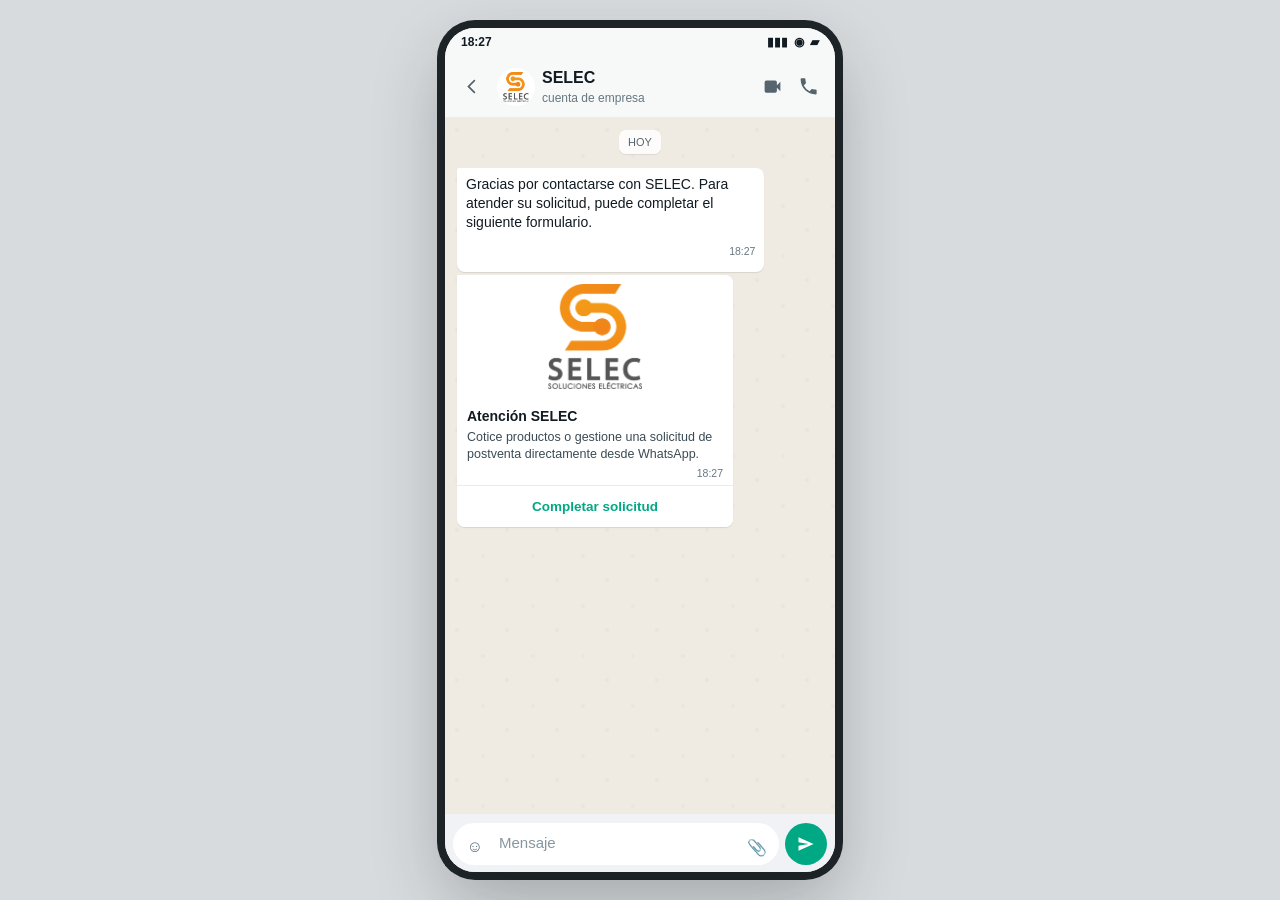
<file: frontend/index.html>
<!DOCTYPE html>
<html lang="es">
<head>
    <meta charset="UTF-8">

    <meta
        name="viewport"
        content="width=device-width, initial-scale=1.0, viewport-fit=cover"
    >

    <title>
        SELEC - WhatsApp Flow MVP
    </title>

    <style>
        :root {
            --wa-green: #00a884;
            --wa-green-dark: #008069;

            --wa-chat-bg: #efeae2;

            --wa-incoming: #ffffff;
            --wa-outgoing: #d9fdd3;

            --wa-text: #111b21;
            --wa-muted: #667781;
            --wa-border: #e9edef;
        }

        * {
            box-sizing: border-box;
        }

        html,
        body {
            margin: 0;
            min-height: 100%;

            font-family:
                -apple-system,
                BlinkMacSystemFont,
                "Segoe UI",
                Roboto,
                Helvetica,
                Arial,
                sans-serif;

            color: var(--wa-text);

            background: #d8dbdd;
        }

        body {
            min-height: 100vh;

            display: flex;

            align-items: center;
            justify-content: center;

            padding: 18px;
        }

        button,
        input,
        textarea,
        select {
            font: inherit;
        }

        button {
            -webkit-tap-highlight-color:
                transparent;
        }


        /* =====================================================
           TELÉFONO
        ===================================================== */

        .phone {
            position: relative;

            width: min(
                100%,
                390px
            );

            height: min(
                844px,
                calc(100vh - 36px)
            );

            min-height: 650px;

            background: #ffffff;

            border-radius: 30px;

            overflow: hidden;

            box-shadow:
                0 28px 70px
                rgba(
                    17,
                    27,
                    33,
                    0.28
                ),
                0 0 0 8px #1f2528;

            display: flex;
            flex-direction: column;
        }


        /* =====================================================
           BARRA SUPERIOR
        ===================================================== */

        .status-bar {
            height: 28px;

            background: #f7f8f8;

            display: flex;

            align-items: center;
            justify-content:
                space-between;

            padding:
                0 16px;

            font-size: 12px;
            font-weight: 600;

            flex: 0 0 auto;
        }

        .status-icons {
            display: flex;
            gap: 6px;

            align-items: center;
        }

        .status-icons svg {
            width: 14px;
            height: 14px;
        }


        /* =====================================================
           HEADER WHATSAPP
        ===================================================== */

        .chat-header {
            height: 62px;

            background: #f7f8f8;

            border-bottom:
                1px solid
                var(--wa-border);

            display: flex;

            align-items: center;

            padding:
                0 9px;

            gap: 7px;

            flex: 0 0 auto;
        }

        .icon-button {
            width: 36px;
            height: 36px;

            border: 0;

            background:
                transparent;

            display: grid;

            place-items: center;

            color: #54656f;

            cursor: pointer;

            border-radius: 50%;

            padding: 0;
        }

        .icon-button svg {
            width: 21px;
            height: 21px;

            fill:
                currentColor;
        }

.avatar {
    width: 38px;
    height: 38px;

    border-radius: 50%;

    background: #ffffff;

    display: flex;
    align-items: center;
    justify-content: center;

    overflow: hidden;

    flex: 0 0 auto;
}

.avatar img {
    width: 100%;
    height: 100%;

    object-fit: contain;

    padding: 4px;
}

        .chat-contact {
            flex: 1;
            min-width: 0;
        }

        .chat-contact strong {
            display: block;

            font-size: 16px;

            line-height: 1.2;
        }

        .chat-contact span {
            display: block;

            color:
                var(--wa-muted);

            font-size: 12px;

            margin-top: 3px;
        }

        .chat-actions {
            display: flex;
        }


        /* =====================================================
           CHAT
        ===================================================== */

        .messages {
            flex: 1;

            min-height: 0;

            overflow-y: auto;

            padding:
                12px 12px 18px;

            background-color:
                var(--wa-chat-bg);

            background-image:
                radial-gradient(
                    circle at 12px 12px,
                    rgba(
                        17,
                        27,
                        33,
                        .025
                    ) 2px,
                    transparent 2.4px
                ),
                radial-gradient(
                    circle at 38px 38px,
                    rgba(
                        17,
                        27,
                        33,
                        .018
                    ) 2px,
                    transparent 2.4px
                );

            background-size:
                50px 50px;

            scroll-behavior:
                smooth;
        }

        .date-chip {
            width:
                max-content;

            margin:
                0 auto 14px;

            background:
                rgba(
                    255,
                    255,
                    255,
                    .88
                );

            color: #54656f;

            font-size: 11px;

            border-radius: 7px;

            padding:
                6px 9px;

            box-shadow:
                0 1px 1px
                rgba(
                    11,
                    20,
                    26,
                    .08
                );
        }

        .message-row {
            display: flex;

            margin:
                3px 0;
        }

        .message-row.incoming {
            justify-content:
                flex-start;
        }

        .message-row.outgoing {
            justify-content:
                flex-end;
        }

        .bubble {
            position: relative;

            max-width: 84%;

            padding:
                7px 9px 5px;

            border-radius: 8px;

            font-size: 14px;

            line-height: 1.36;

            box-shadow:
                0 1px 1px
                rgba(
                    11,
                    20,
                    26,
                    .10
                );

            white-space:
                pre-wrap;

            word-break:
                break-word;
        }

        .incoming .bubble {
            background:
                var(--wa-incoming);

            border-top-left-radius:
                2px;
        }

        .outgoing .bubble {
            background:
                var(--wa-outgoing);

            border-top-right-radius:
                2px;
        }

        .bubble-meta {
            display: flex;

            justify-content:
                flex-end;

            align-items: center;

            gap: 4px;

            margin-top: 3px;

            color: #667781;

            font-size: 10.5px;

            line-height: 1;
        }

        .ticks {
            color: #53bdeb;

            font-size: 13px;

            letter-spacing:
                -4px;

            padding-right: 3px;
        }


        /* =====================================================
           MENSAJE FLOW
        ===================================================== */

        .flow-invite {
            padding: 0;

            overflow: hidden;

            min-width: 285px;
        }

        .flow-invite-body {
            padding:
                11px 10px 8px;
        }

        .flow-invite-title {
            display: flex;

            align-items: center;

            gap: 9px;

            font-weight: 650;

            margin-bottom: 6px;
        }

        .flow-doc-icon {
            width: 34px;
            height: 34px;

            border-radius: 8px;

            background:
                #e7fce9;

            color:
                var(--wa-green-dark);

            display: grid;

            place-items: center;

            flex: 0 0 auto;
        }

        .flow-doc-icon svg {
            width: 19px;
            height: 19px;

            fill:
                currentColor;
        }

        .flow-invite-text {
            color: #3b4a54;

            font-size: 13px;

            line-height: 1.4;
        }

        .flow-cta {
            width: 100%;

            height: 44px;

            border: 0;

            border-top:
                1px solid
                var(--wa-border);

            background: white;

            color:
                var(--wa-green);

            font-weight: 600;

            cursor: pointer;
        }


        /* =====================================================
           CAJA DE MENSAJES
        ===================================================== */

        .composer {
            min-height: 58px;

            padding:
                7px 8px;

            background:
                #f0f2f5;

            display: flex;

            align-items:
                flex-end;

            gap: 6px;

            flex: 0 0 auto;
        }

        .composer-box {
            flex: 1;

            min-height: 42px;

            background: white;

            border-radius: 22px;

            display: flex;

            align-items:
                flex-end;

            padding:
                0 4px;
        }

        .composer textarea {
            flex: 1;

            min-width: 0;

            height: 42px;

            max-height: 100px;

            resize: none;

            border: 0;

            outline: 0;

            background:
                transparent;

            padding:
                11px 6px 8px;

            color:
                var(--wa-text);

            font-size: 15px;
        }

        .composer textarea::placeholder {
            color: #8696a0;
        }

        .send-button {
            width: 42px;
            height: 42px;

            flex: 0 0 auto;

            border: 0;

            border-radius: 50%;

            background:
                var(--wa-green);

            color: white;

            display: grid;

            place-items: center;

            cursor: pointer;
        }

        .send-button svg {
            width: 20px;
            height: 20px;

            fill:
                currentColor;
        }


/* =====================================================
   WHATSAPP FLOW - SIMULACIÓN NATIVA
===================================================== */

.flow-layer {
    position: absolute;

    /* Dejamos visible la barra de estado del teléfono */
    top: 28px;
    left: 0;
    right: 0;
    bottom: 0;

    z-index: 30;

    background: #ffffff;

    display: flex;
    flex-direction: column;

    transform: translateX(102%);

    transition:
        transform
        0.22s
        cubic-bezier(
            0.2,
            0.8,
            0.2,
            1
        );
}

.flow-layer.open {
    transform: translateX(0);
}


/* =====================================================
   HEADER NATIVO DEL FLOW
===================================================== */

.flow-topbar {
    height: 56px;

    flex: 0 0 auto;

    display: flex;
    align-items: center;

    padding: 0 8px;

    background: #ffffff;

    border-bottom:
        1px solid
        #e9edef;
}

.flow-topbar .icon-button {
    width: 40px;
    height: 40px;

    color: #3b4a54;
}

.flow-title-wrap {
    flex: 1;

    min-width: 0;

    text-align: center;
}

.flow-title {
    color: #111b21;

    font-size: 16px;
    font-weight: 600;

    line-height: 1.2;

    white-space: nowrap;

    overflow: hidden;

    text-overflow: ellipsis;
}


/* =====================================================
   ÁREA DEL FORMULARIO
===================================================== */

.flow-scroll {
    flex: 1;

    min-height: 0;

    overflow-y: auto;

    padding:
        20px 16px
        115px;

    background: #ffffff;

    overscroll-behavior: contain;
}

.flow-scroll::-webkit-scrollbar {
    width: 4px;
}

.flow-scroll::-webkit-scrollbar-thumb {
    background: #c7d0d4;

    border-radius: 10px;
}


/* =====================================================
   TEXTOS
===================================================== */

.flow-heading {
    margin:
        2px 0 8px;

    color: #111b21;

    font-size: 20px;
    font-weight: 600;

    line-height: 1.3;
}

.flow-subheading {
    margin:
        20px 0 8px;

    color: #111b21;

    font-size: 15px;
    font-weight: 600;
}

.flow-body {
    margin:
        0 0 20px;

    color: #3b4a54;

    font-size: 14px;

    line-height: 1.45;
}

.flow-caption {
    margin:
        0 0 20px;

    color: #667781;

    font-size: 13px;

    line-height: 1.4;
}


/* =====================================================
   CAMPOS TIPO WHATSAPP FLOW
===================================================== */

.flow-field {
    position: relative;

    margin-bottom: 18px;

    padding-top: 7px;
}


/* LABEL FLOTANTE */

.flow-field > label {
    position: absolute;

    top: 0;
    left: 10px;

    z-index: 2;

    margin: 0;

    padding:
        0 4px;

    background: #ffffff;

    color: #667781;

    font-size: 12px;
    font-weight: 400;

    line-height: 14px;
}


/* INPUTS */

.flow-field input,
.flow-field textarea,
.flow-field select {
    width: 100%;

    margin: 0;

    border:
        1px solid
        #8696a0;

    border-radius: 4px;

    background: #ffffff;

    color: #111b21;

    outline: none;

    font-size: 15px;

    transition:
        border-color 0.12s ease,
        box-shadow 0.12s ease;
}

.flow-field input,
.flow-field select {
    height: 52px;

    padding:
        5px 12px 0;
}

.flow-field textarea {
    min-height: 98px;

    padding:
        15px 12px 10px;

    resize: none;

    line-height: 1.4;
}


/* FOCUS */

.flow-field input:focus,
.flow-field textarea:focus,
.flow-field select:focus {
    border-color: #008069;

    box-shadow:
        inset 0 0 0 1px #008069;
}

.flow-field:focus-within > label {
    color: #008069;
}


/* REQUIRED */

.required-star {
    color: #d92d20;

    margin-left: 2px;
}


/* TEXTO DE AYUDA */

.helper-text {
    margin:
        5px 2px 0;

    color: #667781;

    font-size: 11px;

    line-height: 1.3;
}


/* ERROR */

.error-text {
    display: none;

    margin:
        5px 2px 0;

    color: #d92d20;

    font-size: 11px;
}

.flow-field.invalid
.error-text {
    display: block;
}

.flow-field.invalid input,
.flow-field.invalid textarea,
.flow-field.invalid select {
    border-color: #d92d20;
}


/* =====================================================
   RADIO BUTTONS
===================================================== */

.flow-group-label {
    display: block;

    margin:
        0 0 9px;

    color: #111b21;

    font-size: 13px;
    font-weight: 500;
}

.radio-group {
    width: 100%;

    border:
        1px solid
        #d1d7db;

    border-radius: 5px;

    overflow: hidden;

    background: #ffffff;
}

.radio-option {
    min-height: 56px;

    display: flex;

    align-items: center;

    gap: 12px;

    padding:
        0 14px;

    background: #ffffff;

    border-bottom:
        1px solid
        #e9edef;

    color: #111b21;

    font-size: 14px;

    cursor: pointer;
}

.radio-option:last-child {
    border-bottom: 0;
}

.radio-option:hover {
    background: #f7f8f8;
}

.radio-option input {
    width: 20px;
    height: 20px;

    flex: 0 0 auto;

    margin: 0;

    accent-color: #008069;
}


/* =====================================================
   DROPDOWN
===================================================== */

.flow-field select {
    appearance: auto;

    cursor: pointer;
}


/* =====================================================
   FOOTER NATIVO DEL FLOW
===================================================== */

.flow-footer {
    position: absolute;

    left: 0;
    right: 0;
    bottom: 0;

    z-index: 5;

    padding:
        10px 16px
        calc(
            10px +
            env(
                safe-area-inset-bottom
            )
        );

    background: #ffffff;

    border-top:
        1px solid
        #e9edef;

    box-shadow:
        0 -2px 8px
        rgba(
            17,
            27,
            33,
            0.04
        );
}


/* CTA */

.flow-primary {
    width: 100%;

    height: 46px;

    min-height: 46px;

    border: 0;

    border-radius: 4px;

    background: #008069;

    color: #ffffff;

    font-size: 14px;
    font-weight: 600;

    cursor: pointer;

    transition:
        background
        0.12s ease;
}

.flow-primary:hover:not(:disabled) {
    background: #006f5c;
}

.flow-primary:active:not(:disabled) {
    transform: scale(0.995);
}

.flow-primary:disabled {
    background: #e9edef;

    color: #8696a0;

    cursor: default;
}


/* TEXTO INFERIOR */

.flow-managed {
    margin-top: 8px;

    text-align: center;

    color: #8696a0;

    font-size: 10px;

    line-height: 1.2;
}

.flow-managed span {
    color: #667781;
}


        /* =====================================================
           ERRORES / LOADING
        ===================================================== */

        .flow-error-banner {
            display: none;

            margin-bottom: 14px;

            padding:
                10px 12px;

            border-radius: 8px;

            background:
                #fff1f0;

            color:
                #912018;

            font-size: 12px;
        }

        .flow-error-banner.show {
            display: block;
        }

        .flow-loading {
            min-height: 350px;

            display: grid;

            place-items: center;

            color: #667781;

            font-size: 13px;

            text-align: center;
        }

        .spinner {
            width: 28px;
            height: 28px;

            margin:
                0 auto 10px;

            border:
                3px solid
                #e7ecee;

            border-top-color:
                var(--wa-green);

            border-radius: 50%;

            animation:
                spin .8s
                linear infinite;
        }

        @keyframes spin {
            to {
                transform:
                    rotate(360deg);
            }
        }

        .toast {
            position: absolute;

            z-index: 40;

            left: 50%;
            bottom: 82px;

            transform:
                translate(
                    -50%,
                    15px
                );

            max-width:
                calc(
                    100% - 32px
                );

            padding:
                9px 13px;

            border-radius: 8px;

            background:
                rgba(
                    17,
                    27,
                    33,
                    .92
                );

            color: white;

            font-size: 12px;

            opacity: 0;

            pointer-events: none;

            transition:
                .18s;
        }

        .toast.show {
            opacity: 1;

            transform:
                translate(
                    -50%,
                    0
                );
        }

    
/* =====================================================
   TARJETA QUE ABRE EL FLOW
===================================================== */

.flow-card {
    width: 276px;
    max-width: 82%;

    padding: 0;

    overflow: hidden;

    border-radius: 8px;

    background: #ffffff;

    white-space: normal;

    word-break: normal;
}

.flow-card-image {
    width: 100%;
    height: 124px;

    display: flex;

    align-items: center;
    justify-content: center;

    background: #ffffff;

    overflow: hidden;
}

.flow-card-image img {
    width: 68%;
    height: 105px;

    object-fit: contain;

    display: block;
}

.flow-card-content {
    padding:
        9px 10px 7px;
}

.flow-card-title {
    margin: 0 0 4px;

    color: #111b21;

    font-size: 14px;
    font-weight: 600;

    line-height: 1.25;
}

.flow-card-description {
    margin: 0;

    color: #3b4a54;

    font-size: 12.5px;

    line-height: 1.35;
}

.flow-card-content
.bubble-meta {
    margin-top: 5px;
}

.flow-card-button {
    width: 100%;
    height: 42px;

    border: 0;

    border-top:
        1px solid
        #e9edef;

    background: #ffffff;

    color: #00a884;

    font-size: 13.5px;
    font-weight: 600;

    cursor: pointer;
}

.flow-card-button:hover {
    background: #f5f6f6;
}


        /* =====================================================
           MOBILE
        ===================================================== */

        @media (
            max-width: 540px
        ) {

            body {
                padding: 0;

                background: white;
            }

            .phone {
                width: 100vw;
                height: 100dvh;

                min-height: 0;

                border-radius: 0;

                box-shadow: none;
            }

        }
    </style>
</head>

<body>

<div
    class="phone"
    id="phone"
>

    <!-- =====================================================
         STATUS BAR
    ===================================================== -->

    <div class="status-bar">

        <span id="clock">
            09:41
        </span>

        <div class="status-icons">

            <span>
                ▮▮▮
            </span>

            <span>
                ◉
            </span>

            <span>
                ▰
            </span>

        </div>

    </div>


    <!-- =====================================================
         HEADER WHATSAPP
    ===================================================== -->

    <header class="chat-header">

        <button
            class="icon-button"
            type="button"
        >
            <svg viewBox="0 0 24 24">
                <path
                    d="
                        m15.4 5.4
                        -1.4-1.4
                        L6 12
                        l8 8
                        1.4-1.4
                        L8.8 12
                        l6.6-6.6Z
                    "
                />
            </svg>
        </button>

<div class="avatar">
    <img
        src="/static/selec-logo.png"
        alt="SELEC"
    >
</div>

        <div class="chat-contact">

            <strong>
                SELEC
            </strong>

            <span>
                cuenta de empresa
            </span>

        </div>

        <div class="chat-actions">

            <button
                class="icon-button"
                type="button"
            >
                <svg viewBox="0 0 24 24">
                    <path
                        d="
                            M17 10.5V7
                            a2 2 0 0 0-2-2H5
                            a2 2 0 0 0-2 2v10
                            a2 2 0 0 0 2 2h10
                            a2 2 0 0 0 2-2v-3.5
                            l4 4v-11l-4 4Z
                        "
                    />
                </svg>
            </button>

            <button
                class="icon-button"
                type="button"
            >
                <svg viewBox="0 0 24 24">
                    <path
                        d="
                            M6.6 10.8
                            a15.5 15.5 0 0 0 6.6 6.6
                            l2.2-2.2
                            c.3-.3.7-.4 1.1-.3
                            1.2.4 2.5.6 3.8.6
                            .6 0 1 .4 1 1V20
                            c0 .6-.4 1-1 1
                            C10.7 21 3 13.3 3 3.7
                            c0-.6.4-1 1-1h3.5
                            c.6 0 1 .4 1 1
                            0 1.3.2 2.6.6 3.8
                            .1.4 0 .8-.3 1.1
                            l-2.2 2.2Z
                        "
                    />
                </svg>
            </button>

        </div>

    </header>


    <!-- =====================================================
         MENSAJES
    ===================================================== -->

    <main
        class="messages"
        id="messages"
    >

        <div class="date-chip">
            HOY
        </div>

    </main>


    <!-- =====================================================
         COMPOSER
    ===================================================== -->

    <div class="composer">

        <div class="composer-box">

            <button
                class="icon-button"
                type="button"
            >
                ☺
            </button>

            <textarea
                id="messageInput"
                rows="1"
                placeholder="Mensaje"
            ></textarea>

            <button
                class="icon-button"
                type="button"
            >
                📎
            </button>

        </div>

        <button
            class="send-button"
            id="sendButton"
            type="button"
        >
            <svg viewBox="0 0 24 24">
                <path
                    d="
                        m3 20
                        18-8
                        L3 4
                        v6
                        l12 2
                        -12 2
                        v6Z
                    "
                />
            </svg>
        </button>

    </div>


    <!-- =====================================================
         FLOW
    ===================================================== -->

    <section
        class="flow-layer"
        id="flowLayer"
    >

        <div class="flow-topbar">

            <button
                class="icon-button"
                id="flowNav"
                type="button"
            >

                <svg
                    id="flowNavIcon"
                    viewBox="0 0 24 24"
                >

                    <path
                        d="
                            m18.3 5.7
                            -1.4-1.4
                            L12 9.2
                            7.1 4.3
                            5.7 5.7
                            l4.9 4.9
                            -4.9 4.9
                            1.4 1.4
                            L12 12
                            l4.9 4.9
                            1.4-1.4
                            -4.9-4.9
                            4.9-4.9Z
                        "
                    />

                </svg>

            </button>

            <div class="flow-title-wrap">

                <div
                    class="flow-title"
                    id="flowTitle"
                >
                    Atención SELEC
                </div>

            </div>

            <button
                class="icon-button"
                type="button"
            >
                ⋮
            </button>

        </div>


        <div
            class="flow-scroll"
            id="flowScroll"
        >

            <div id="flowContent">

                <div class="flow-loading">

                    <div>

                        <div class="spinner">
                        </div>

                        Cargando formulario…

                    </div>

                </div>

            </div>

        </div>


        <div
            class="flow-footer"
            id="flowFooter"
            hidden
        ></div>

    </section>


    <div
        class="toast"
        id="toast"
    ></div>

</div>


<script>
    const VISITOR_ID =
        "flow-mvp-" +
        Date.now() +
        "-" +
        Math
            .random()
            .toString(36)
            .slice(2, 8);


    const messages =
        document
            .getElementById(
                "messages"
            );

    const messageInput =
        document
            .getElementById(
                "messageInput"
            );

    const sendButton =
        document
            .getElementById(
                "sendButton"
            );

    const flowLayer =
        document
            .getElementById(
                "flowLayer"
            );

    const flowContent =
        document
            .getElementById(
                "flowContent"
            );

    const flowFooter =
        document
            .getElementById(
                "flowFooter"
            );

    const flowTitle =
        document
            .getElementById(
                "flowTitle"
            );

    const flowNav =
        document
            .getElementById(
                "flowNav"
            );

    const flowNavIcon =
        document
            .getElementById(
                "flowNavIcon"
            );

    const flowScroll =
        document
            .getElementById(
                "flowScroll"
            );

    const toast =
        document
            .getElementById(
                "toast"
            );


    let flowDefinition = null;

    let currentScreenId = null;

    let flowData = {};

    let history = [];

    let currentFormValues = {};

    let submittingFlow = false;

    let sendingChat = false;


    /* =====================================================
       HORA
    ===================================================== */

    function nowTime() {

        return new Intl
            .DateTimeFormat(
                "es-CL",
                {
                    hour:
                        "2-digit",

                    minute:
                        "2-digit",

                    hour12:
                        false,
                }
            )
            .format(
                new Date()
            );

    }


    function updateClock() {

        document
            .getElementById(
                "clock"
            )
            .textContent =
                nowTime();

    }


    updateClock();

    setInterval(
        updateClock,
        30000
    );


    /* =====================================================
       UTILIDADES
    ===================================================== */

    function escapeHtml(
        value
    ) {

        return String(
            value ?? ""
        )
            .replaceAll(
                "&",
                "&amp;"
            )
            .replaceAll(
                "<",
                "&lt;"
            )
            .replaceAll(
                ">",
                "&gt;"
            )
            .replaceAll(
                "\"",
                "&quot;"
            )
            .replaceAll(
                "'",
                "&#039;"
            );

    }


    function scrollMessages() {

        messages.scrollTop =
            messages.scrollHeight;

    }


    /* =====================================================
       BURBUJAS WHATSAPP
    ===================================================== */

    function addBubble(
        text,
        direction = "incoming"
    ) {

        const row =
            document
                .createElement(
                    "div"
                );

        row.className =
            `message-row ${direction}`;


        const bubble =
            document
                .createElement(
                    "div"
                );

        bubble.className =
            "bubble";


        const content =
            document
                .createElement(
                    "div"
                );

        content.textContent =
            String(
                text ?? ""
            );


        bubble.appendChild(
            content
        );


        const meta =
            document
                .createElement(
                    "div"
                );

        meta.className =
            "bubble-meta";


        meta.innerHTML = `
            <span>
                ${nowTime()}
            </span>

            ${
                direction ===
                "outgoing"

                    ? (
                        '<span class="ticks">' +
                        '✓✓' +
                        '</span>'
                    )

                    : ""
            }
        `;


        bubble.appendChild(
            meta
        );

        row.appendChild(
            bubble
        );

        messages.appendChild(
            row
        );

        scrollMessages();

    }


    /* =====================================================
       TARJETA WHATSAPP FLOW
    ===================================================== */

function addFlowInvite() {

    const row =
        document.createElement(
            "div"
        );

    row.className =
        "message-row incoming";


    const bubble =
        document.createElement(
            "div"
        );

    bubble.className =
        "bubble flow-card";


    bubble.innerHTML = `
        <div class="flow-card-image">

            <img
                src="/static/selec-logo.png"
                alt="SELEC"
            >

        </div>

        <div class="flow-card-content">

            <div class="flow-card-title">
                Atención SELEC
            </div>

            <div class="flow-card-description">
                Cotice productos o gestione
                una solicitud de postventa
                directamente desde WhatsApp.
            </div>

            <div class="bubble-meta">
                <span>
                    ${nowTime()}
                </span>
            </div>

        </div>

        <button
            class="flow-card-button"
            type="button"
        >
            Completar solicitud
        </button>
    `;


    bubble
        .querySelector(
            ".flow-card-button"
        )
        .addEventListener(
            "click",
            openFlow
        );


    row.appendChild(
        bubble
    );

    messages.appendChild(
        row
    );

    scrollMessages();
}


    /* =====================================================
       CARGAR JSON FLOW
    ===================================================== */

    async function fetchFlowDefinition() {

        if (
            flowDefinition
        ) {

            return flowDefinition;

        }


        const response =
            await fetch(
                "/api/flow-mvp",
                {
                    headers: {
                        "Accept":
                            "application/json"
                    }
                }
            );


        if (
            !response.ok
        ) {

            throw new Error(
                `HTTP ${response.status}`
            );

        }


        const data =
            await response.json();


        if (
            !data.success ||
            !data.flow
        ) {

            throw new Error(
                data.error ||
                "No fue posible cargar el Flow."
            );

        }


        flowDefinition =
            data.flow;


        return flowDefinition;

    }


    /* =====================================================
       ABRIR FLOW
    ===================================================== */

    async function openFlow() {

        flowLayer
            .classList
            .add(
                "open"
            );


        flowContent.innerHTML = `
            <div class="flow-loading">

                <div>

                    <div class="spinner">
                    </div>

                    Cargando formulario…

                </div>

            </div>
        `;


        flowFooter.hidden =
            true;


        try {

            const flow =
                await fetchFlowDefinition();


            flowData = {};

            history = [];


            currentScreenId =
                flow
                    .screens?.[0]
                    ?.id;


            if (
                !currentScreenId
            ) {

                throw new Error(
                    "El Flow no contiene pantallas."
                );

            }


            renderScreen(
                currentScreenId
            );

        } catch (
            error
        ) {

            console.error(
                error
            );


            flowContent.innerHTML = `
                <div
                    class="
                        flow-error-banner
                        show
                    "
                >
                    No fue posible cargar
                    el formulario.
                </div>
            `;

        }

    }


    function closeFlow() {

        flowLayer
            .classList
            .remove(
                "open"
            );

    }


    /* =====================================================
       BUSCAR PANTALLA
    ===================================================== */

    function getScreen(
        screenId
    ) {

        return (
            flowDefinition
                ?.screens
                ?.find(
                    screen =>
                        screen.id ===
                        screenId
                )
            ||
            null
        );

    }


    /* =====================================================
       VARIABLES ${data.x} / ${form.x}
    ===================================================== */

    function resolveTemplate(
        value,
        formValues =
            currentFormValues
    ) {

        if (
            typeof value !==
            "string"
        ) {

            return value;

        }


        const exact =
            value.match(
                /^\$\{(data|form)\.([^}]+)\}$/
            );


        if (
            exact
        ) {

            const source =
                exact[1] ===
                "data"

                    ? flowData
                    : formValues;


            return (
                source[
                    exact[2]
                ]
                ??
                ""
            );

        }


        return value.replace(
            /\$\{(data|form)\.([^}]+)\}/g,

            (
                _,
                kind,
                key
            ) => {

                const source =
                    kind ===
                    "data"

                        ? flowData
                        : formValues;


                return String(
                    source[key]
                    ??
                    ""
                );

            }
        );

    }


    function renderRichText(
        text
    ) {

        let safe =
            escapeHtml(
                resolveTemplate(
                    String(
                        text ?? ""
                    )
                )
            );


        safe =
            safe.replace(
                /\*\*(.*?)\*\*/g,
                "<strong>$1</strong>"
            );


        safe =
            safe.replace(
                /\n/g,
                "<br>"
            );


        return safe;

    }


    /* =====================================================
       SWITCH
    ===================================================== */

    function flattenVisibleComponents(
        children
    ) {

        const result = [];


        (
            children ||
            []
        )
            .forEach(
                component => {

                    if (
                        component.type ===
                        "Switch"
                    ) {

                        const selected =
                            String(
                                resolveTemplate(
                                    component.value
                                )
                                ??
                                ""
                            );


                        const caseChildren =
                            component
                                .cases
                                ?.[selected]
                            ||
                            [];


                        result.push(
                            ...flattenVisibleComponents(
                                caseChildren
                            )
                        );


                        return;

                    }


                    result.push(
                        component
                    );

                }
            );


        return result;

    }


    /* =====================================================
       RENDER SCREEN
    ===================================================== */

    function renderScreen(
        screenId,
        restoredFormValues = {}
    ) {

        const screen =
            getScreen(
                screenId
            );


        if (
            !screen
        ) {

            showToast(
                "Pantalla no encontrada."
            );

            return;

        }


        currentScreenId =
            screenId;


        currentFormValues = {
            ...restoredFormValues
        };


        flowTitle.textContent =
            screen.title ||
            "SELEC";


        updateFlowNavIcon();


        flowScroll.scrollTop =
            0;


        const layoutChildren =
            screen
                .layout
                ?.children
            ||
            [];


        const rootForm =
            layoutChildren
                .find(
                    item =>
                        item.type ===
                        "Form"
                );


        const children =
            rootForm
                ? (
                    rootForm.children
                    ||
                    []
                )

                : layoutChildren;


        const visibleChildren =
            flattenVisibleComponents(
                children
            );


        flowContent.innerHTML =
            "";


        flowFooter.innerHTML =
            "";


        flowFooter.hidden =
            true;


        const errorBanner =
            document
                .createElement(
                    "div"
                );


        errorBanner.className =
            "flow-error-banner";


        errorBanner.id =
            "flowErrorBanner";


        errorBanner.textContent =
            (
                "Revise los campos " +
                "obligatorios antes " +
                "de continuar."
            );


        flowContent.appendChild(
            errorBanner
        );


        visibleChildren
            .forEach(
                component => {

                    if (
                        component.type ===
                        "Footer"
                    ) {

                        renderFooter(
                            component
                        );

                    } else {

                        const node =
                            renderComponent(
                                component
                            );


                        if (
                            node
                        ) {

                            flowContent
                                .appendChild(
                                    node
                                );

                        }

                    }

                }
            );

    }


    /* =====================================================
       COMPONENTES
    ===================================================== */

    function renderComponent(
        component
    ) {

        switch (
            component.type
        ) {

            case "TextHeading": {

                const element =
                    document
                        .createElement(
                            "h1"
                        );

                element.className =
                    "flow-heading";

                element.innerHTML =
                    renderRichText(
                        component.text
                    );

                return element;

            }


            case "TextSubheading": {

                const element =
                    document
                        .createElement(
                            "h2"
                        );

                element.className =
                    "flow-subheading";

                element.innerHTML =
                    renderRichText(
                        component.text
                    );

                return element;

            }


            case "TextBody": {

                const element =
                    document
                        .createElement(
                            "p"
                        );

                element.className =
                    "flow-body";

                element.innerHTML =
                    renderRichText(
                        component.text
                    );

                return element;

            }


            case "TextCaption": {

                const element =
                    document
                        .createElement(
                            "p"
                        );

                element.className =
                    "flow-caption";

                element.innerHTML =
                    renderRichText(
                        component.text
                    );

                return element;

            }


            case "TextInput":

                return renderTextInput(
                    component,
                    false
                );


            case "TextArea":

                return renderTextInput(
                    component,
                    true
                );


            case "RadioButtonsGroup":

                return renderRadioGroup(
                    component
                );


            case "Dropdown":

                return renderDropdown(
                    component
                );


            default:

                console.warn(
                    (
                        "Componente no " +
                        "soportado:"
                    ),
                    component.type
                );

                return null;

        }

    }


    /* =====================================================
       TEXT INPUT / TEXT AREA
    ===================================================== */

    function renderTextInput(
        component,
        multiline
    ) {

        const wrap =
            document
                .createElement(
                    "div"
                );


        wrap.className =
            "flow-field";


        const label =
            document
                .createElement(
                    "label"
                );


        label.innerHTML =
            escapeHtml(
                component.label
                ||
                component.name
                ||
                "Campo"
            )
            +
            (
                component.required
                    ? (
                        '<span ' +
                        'class="required-star">' +
                        '*' +
                        '</span>'
                    )
                    : ""
            );


        wrap.appendChild(
            label
        );


        const input =
            multiline

                ? document
                    .createElement(
                        "textarea"
                    )

                : document
                    .createElement(
                        "input"
                    );


        if (
            !multiline
        ) {

            const typeMap = {
                email:
                    "email",

                phone:
                    "tel",

                number:
                    "number",

                text:
                    "text",
            };


            input.type =
                typeMap[
                    component[
                        "input-type"
                    ]
                ]
                ||
                "text";

        }


        input.name =
            component.name
            ||
            "";


        input.value =
            currentFormValues[
                input.name
            ]
            ??
            "";


        input.required =
            Boolean(
                component.required
            );


        input.dataset.required =
            component.required
                ? "true"
                : "false";


        input.addEventListener(
            "input",
            () => {

                currentFormValues[
                    input.name
                ] =
                    input.value;


                wrap.classList.remove(
                    "invalid"
                );


                updateFooterState();

            }
        );


        wrap.appendChild(
            input
        );


        if (
            component[
                "helper-text"
            ]
        ) {

            const helper =
                document
                    .createElement(
                        "div"
                    );


            helper.className =
                "helper-text";


            helper.textContent =
                component[
                    "helper-text"
                ];


            wrap.appendChild(
                helper
            );

        }


        const error =
            document
                .createElement(
                    "div"
                );


        error.className =
            "error-text";


        error.textContent =
            "Este campo es obligatorio.";


        wrap.appendChild(
            error
        );


        return wrap;

    }


    /* =====================================================
       RADIO BUTTONS
    ===================================================== */

    function renderRadioGroup(
        component
    ) {

        const wrap =
            document
                .createElement(
                    "div"
                );


        wrap.className =
            "flow-field";


        const label =
            document
                .createElement(
                    "div"
                );


        label.className =
            "flow-group-label";


        label.textContent =
            component.label
            ||
            "Seleccione una opción";


        wrap.appendChild(
            label
        );


        const group =
            document
                .createElement(
                    "div"
                );


        group.className =
            "radio-group";


        (
            component[
                "data-source"
            ]
            ||
            []
        )
            .forEach(
                option => {

                    const optionLabel =
                        document
                            .createElement(
                                "label"
                            );


                    optionLabel.className =
                        "radio-option";


                    const radio =
                        document
                            .createElement(
                                "input"
                            );


                    radio.type =
                        "radio";


                    radio.name =
                        component.name;


                    radio.value =
                        option.id;


                    radio.checked =
                        (
                            currentFormValues[
                                component.name
                            ]
                            ===
                            option.id
                        );


                    radio.dataset.required =
                        component.required
                            ? "true"
                            : "false";


                    radio
                        .addEventListener(
                            "change",
                            () => {

                                currentFormValues[
                                    component.name
                                ] =
                                    radio.value;


                                updateFooterState();

                            }
                        );


                    const text =
                        document
                            .createElement(
                                "span"
                            );


                    text.textContent =
                        option.title
                        ||
                        option.id;


                    optionLabel
                        .appendChild(
                            radio
                        );


                    optionLabel
                        .appendChild(
                            text
                        );


                    group
                        .appendChild(
                            optionLabel
                        );

                }
            );


        wrap.appendChild(
            group
        );


        return wrap;

    }


    /* =====================================================
       DROPDOWN
    ===================================================== */

    function renderDropdown(
        component
    ) {

        const wrap =
            document
                .createElement(
                    "div"
                );


        wrap.className =
            "flow-field";


        const label =
            document
                .createElement(
                    "label"
                );


        label.textContent =
            component.label
            ||
            "Seleccione";


        wrap.appendChild(
            label
        );


        const select =
            document
                .createElement(
                    "select"
                );


        select.name =
            component.name
            ||
            "";


        select.dataset.required =
            component.required
                ? "true"
                : "false";


        const empty =
            document
                .createElement(
                    "option"
                );


        empty.value = "";

        empty.textContent =
            "Seleccione";


        select.appendChild(
            empty
        );


        (
            component[
                "data-source"
            ]
            ||
            []
        )
            .forEach(
                option => {

                    const item =
                        document
                            .createElement(
                                "option"
                            );


                    item.value =
                        option.id;


                    item.textContent =
                        option.title
                        ||
                        option.id;


                    select.appendChild(
                        item
                    );

                }
            );


        select.value =
            currentFormValues[
                select.name
            ]
            ??
            "";


        select
            .addEventListener(
                "change",
                () => {

                    currentFormValues[
                        select.name
                    ] =
                        select.value;


                    updateFooterState();

                }
            );


        wrap.appendChild(
            select
        );


        return wrap;

    }


    /* =====================================================
       FOOTER
    ===================================================== */

    function renderFooter(
        component
    ) {

        flowFooter.hidden =
            false;


        const button =
            document
                .createElement(
                    "button"
                );


        button.type =
            "button";


        button.className =
            "flow-primary";


        button.textContent =
            component.label
            ||
            "Continuar";


        button.addEventListener(
            "click",
            () => {

                handleFlowAction(
                    component[
                        "on-click-action"
                    ],
                    button
                );

            }
        );


        flowFooter.appendChild(
            button
        );


        const managed =
            document
                .createElement(
                    "div"
                );


        managed.className =
            "flow-managed";


        managed.innerHTML =
            (
                "Administrado por SELEC " +
                "· <span>Más información</span>"
            );


        flowFooter.appendChild(
            managed
        );


        updateFooterState();

    }


    /* =====================================================
       HABILITAR BOTÓN SOLO AL COMPLETAR
    ===================================================== */

    function isCurrentFormComplete() {

        const required = [
            ...flowContent
                .querySelectorAll(
                    (
                        "input, " +
                        "textarea, " +
                        "select"
                    )
                )
        ]
            .filter(
                field =>
                    field
                        .dataset
                        .required ===
                    "true"
            );


        for (
            const field
            of required
        ) {

            if (
                field.type ===
                "radio"
            ) {

                const checked =
                    flowContent
                        .querySelector(
                            (
                                'input[name="' +
                                field.name +
                                '"]:checked'
                            )
                        );


                if (
                    !checked
                ) {

                    return false;

                }


                continue;

            }


            if (
                !String(
                    field.value
                    ||
                    ""
                ).trim()
            ) {

                return false;

            }


            if (
                field.type ===
                    "email"
                &&
                !field.checkValidity()
            ) {

                return false;

            }

        }


        return true;

    }


    function updateFooterState() {

        const button =
            flowFooter
                .querySelector(
                    ".flow-primary"
                );


        if (
            !button
        ) {

            return;

        }


        button.disabled =
            !isCurrentFormComplete();

    }


    /* =====================================================
       PAYLOAD
    ===================================================== */

    function buildActionPayload(
        payload
    ) {

        const result = {};


        Object
            .entries(
                payload
                ||
                {}
            )
            .forEach(
                (
                    [
                        key,
                        value
                    ]
                ) => {

                    result[key] =
                        resolveTemplate(
                            value
                        );

                }
            );


        return result;

    }


    /* =====================================================
       NAVEGAR / COMPLETE
    ===================================================== */

    async function handleFlowAction(
        action,
        button
    ) {

        if (
            !action ||
            submittingFlow
        ) {

            return;

        }


        const payload =
            buildActionPayload(
                action.payload
                ||
                {}
            );


        if (
            action.name ===
            "navigate"
        ) {

            const nextScreen =
                action
                    .next
                    ?.name;


            if (
                !nextScreen
            ) {

                return;

            }


            history.push(
                {
                    screenId:
                        currentScreenId,

                    data: {
                        ...flowData
                    },

                    formValues: {
                        ...currentFormValues
                    }
                }
            );


            flowData = {
                ...flowData,
                ...payload
            };


            renderScreen(
                nextScreen
            );


            return;

        }


        if (
            action.name ===
            "complete"
        ) {

            submittingFlow =
                true;


            button.disabled =
                true;


            const oldText =
                button.textContent;


            button.textContent =
                "Enviando…";


            try {

                const finalPayload = {
                    ...flowData,
                    ...payload
                };


                const response =
                    await fetch(
                        "/api/flow-mvp/submit",
                        {
                            method:
                                "POST",

                            headers: {
                                "Content-Type":
                                    "application/json"
                            },

                            body:
                                JSON.stringify(
                                    finalPayload
                                )
                        }
                    );


                const data =
                    await response.json();


                if (
                    !response.ok ||
                    !data.success
                ) {

                    throw new Error(
                        data.error
                        ||
                        (
                            "No fue posible " +
                            "enviar la solicitud."
                        )
                    );

                }


                closeFlow();


                addBubble(
                    "Formulario enviado",
                    "outgoing"
                );


                setTimeout(
                    () => {

                        if (
                            data
                                .tipo_solicitud
                            ===
                            "postventa"
                        ) {

                            addBubble(
                                (
                                    "Gracias. Hemos recibido " +
                                    "su solicitud de postventa. " +
                                    "Nuestro equipo revisará " +
                                    "la información y se pondrá " +
                                    "en contacto con usted."
                                ),
                                "incoming"
                            );

                        } else {

                            addBubble(
                                (
                                    "Gracias. Hemos recibido " +
                                    "su solicitud de cotización. " +
                                    "Un ejecutivo de SELEC se " +
                                    "pondrá en contacto con usted."
                                ),
                                "incoming"
                            );

                        }

                    },
                    450
                );

            } catch (
                error
            ) {

                console.error(
                    error
                );


                showToast(
                    error.message
                    ||
                    (
                        "No fue posible " +
                        "enviar la solicitud."
                    )
                );


                button.disabled =
                    false;


                button.textContent =
                    oldText;

            } finally {

                submittingFlow =
                    false;

            }

        }

    }


    /* =====================================================
       ATRÁS
    ===================================================== */

    function goBackFlow() {

        if (
            !history.length
        ) {

            closeFlow();

            return;

        }


        const previous =
            history.pop();


        flowData =
            previous.data;


        renderScreen(
            previous.screenId,
            previous.formValues
            ||
            {}
        );

    }


    function updateFlowNavIcon() {

        if (
            history.length
        ) {

            flowNavIcon.innerHTML = `
                <path
                    d="
                        m15.4 5.4
                        -1.4-1.4
                        L6 12
                        l8 8
                        1.4-1.4
                        L8.8 12
                        l6.6-6.6Z
                    "
                />
            `;

        } else {

            flowNavIcon.innerHTML = `
                <path
                    d="
                        m18.3 5.7
                        -1.4-1.4
                        L12 9.2
                        7.1 4.3
                        5.7 5.7
                        l4.9 4.9
                        -4.9 4.9
                        1.4 1.4
                        L12 12
                        l4.9 4.9
                        1.4-1.4
                        -4.9-4.9
                        4.9-4.9Z
                    "
                />
            `;

        }

    }


    flowNav.addEventListener(
        "click",
        () => {

            if (
                history.length
            ) {

                goBackFlow();

            } else {

                closeFlow();

            }

        }
    );


    /* =====================================================
       TOAST
    ===================================================== */

    function showToast(
        message
    ) {

        toast.textContent =
            message;


        toast
            .classList
            .add(
                "show"
            );


        clearTimeout(
            showToast.timer
        );


        showToast.timer =
            setTimeout(
                () => {

                    toast
                        .classList
                        .remove(
                            "show"
                        );

                },
                2500
            );

    }


    /* =====================================================
       CHAT NORMAL - CONSERVAMOS EL WEBHOOK
    ===================================================== */

    async function postWebhook(
        text
    ) {

        const response =
            await fetch(
                "/salesiq-webhook",
                {
                    method:
                        "POST",

                    headers: {
                        "Content-Type":
                            "application/json"
                    },

                    body:
                        JSON.stringify(
                            {
                                handler:
                                    "message",

                                visitor: {
                                    id:
                                        VISITOR_ID
                                },

                                message: {
                                    text
                                }
                            }
                        )
                }
            );


        if (
            !response.ok
        ) {

            throw new Error(
                `HTTP ${response.status}`
            );

        }


        return response.json();

    }


    async function sendChatText(
        text
    ) {

        const clean =
            String(
                text
                ||
                ""
            ).trim();


        if (
            !clean ||
            sendingChat
        ) {

            return;

        }


        sendingChat =
            true;


        addBubble(
            clean,
            "outgoing"
        );


        try {

            const response =
                await postWebhook(
                    clean
                );


            (
                response.replies
                ||
                []
            )
                .forEach(
                    reply => {

                        addBubble(
                            reply,
                            "incoming"
                        );

                    }
                );

        } catch (
            error
        ) {

            console.error(
                error
            );


            showToast(
                (
                    "No fue posible " +
                    "conectar con el bot."
                )
            );

        } finally {

            sendingChat =
                false;

        }

    }


    sendButton
        .addEventListener(
            "click",
            async () => {

                const text =
                    messageInput
                        .value
                        .trim();


                if (
                    !text
                ) {

                    return;

                }


                messageInput.value =
                    "";


                await sendChatText(
                    text
                );

            }
        );


    messageInput
        .addEventListener(
            "keydown",
            event => {

                if (
                    event.key ===
                        "Enter"
                    &&
                    !event.shiftKey
                ) {

                    event
                        .preventDefault();


                    sendButton
                        .click();

                }

            }
        );


    /* =====================================================
       INICIO DEL MVP
    ===================================================== */

    window.addEventListener(
        "load",
        () => {

            addBubble(
                (
                    "Gracias por contactarse con SELEC. " +
                    "Para atender su solicitud, puede " +
                    "completar el siguiente formulario."
                ),
                "incoming"
            );


            setTimeout(
                addFlowInvite,
                300
            );

        }
    );

</script>

</body>
</html>
</file>
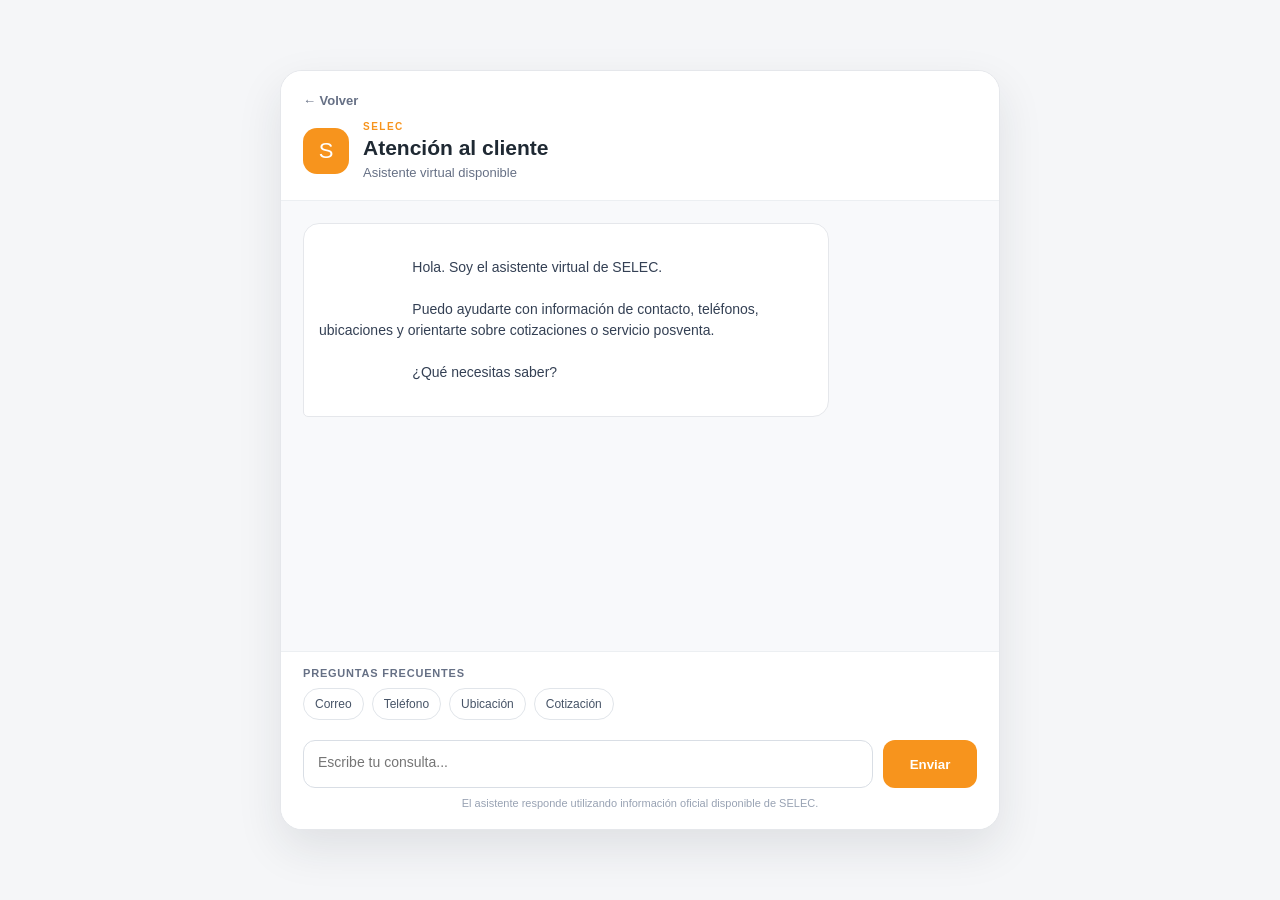
<file: formulario_mvp/templates/atencion.html>
<!DOCTYPE html>
<html lang="es">
<head>
    <meta charset="UTF-8">

    <meta
        name="viewport"
        content="width=device-width, initial-scale=1.0"
    >

    <title>
        Atención al cliente | SELEC
    </title>

    <style>

        * {
            box-sizing: border-box;
        }

        body {
            margin: 0;
            min-height: 100vh;
            font-family:
                Arial,
                Helvetica,
                sans-serif;
            background:
                #f5f6f8;
            color:
                #1f2933;
        }

        .page {
            width: 100%;
            min-height: 100vh;
            padding: 28px 18px;
            display: flex;
            justify-content: center;
            align-items: center;
        }

        .chat-shell {
            width: 100%;
            max-width: 720px;
            height: min(760px, 90vh);
            background: #ffffff;
            border:
                1px solid #e5e7eb;
            border-radius: 22px;
            box-shadow:
                0 18px 45px
                rgba(31, 41, 51, 0.10);
            overflow: hidden;
            display: flex;
            flex-direction: column;
        }

        .chat-header {
            padding:
                20px 22px;
            border-bottom:
                1px solid #eceff2;
            background: #ffffff;
        }

        .back-link {
            display: inline-block;
            margin-bottom: 14px;
            color: #667085;
            font-size: 13px;
            text-decoration: none;
            font-weight: 600;
        }

        .back-link:hover {
            color: #f7941d;
        }

        .header-row {
            display: flex;
            align-items: center;
            gap: 14px;
        }

        .assistant-icon {
            width: 46px;
            height: 46px;
            border-radius: 14px;
            background: #f7941d;
            color: #ffffff;
            display: flex;
            align-items: center;
            justify-content: center;
            font-size: 22px;
            flex-shrink: 0;
        }

        .header-copy {
            min-width: 0;
        }

        .eyebrow {
            margin: 0 0 3px;
            color: #f7941d;
            font-size: 10px;
            line-height: 1;
            font-weight: 800;
            letter-spacing: 1.5px;
            text-transform: uppercase;
        }

        .chat-title {
            margin: 0;
            color: #1f2933;
            font-size: 21px;
            line-height: 1.25;
        }

        .chat-status {
            margin:
                4px 0 0;
            color: #667085;
            font-size: 13px;
        }

        .chat-body {
            flex: 1;
            overflow-y: auto;
            padding:
                22px;
            background:
                #f8f9fb;
        }

        .message-row {
            width: 100%;
            display: flex;
            margin-bottom: 14px;
        }

        .message-row.assistant {
            justify-content: flex-start;
        }

        .message-row.user {
            justify-content: flex-end;
        }

        .bubble {
            max-width: 78%;
            padding:
                12px 15px;
            border-radius: 16px;
            font-size: 14px;
            line-height: 1.5;
            white-space: pre-wrap;
            word-break: break-word;
        }

        .assistant .bubble {
            background: #ffffff;
            color: #344054;
            border:
                1px solid #e5e7eb;
            border-bottom-left-radius: 5px;
        }

        .user .bubble {
            background: #f7941d;
            color: #ffffff;
            border-bottom-right-radius: 5px;
        }

        .quick-area {
            padding:
                15px 22px 8px;
            background: #ffffff;
            border-top:
                1px solid #eceff2;
        }

        .quick-label {
            margin:
                0 0 9px;
            color: #667085;
            font-size: 11px;
            font-weight: 700;
            text-transform: uppercase;
            letter-spacing: 0.8px;
        }

        .quick-buttons {
            display: flex;
            gap: 8px;
            flex-wrap: wrap;
        }

        .quick-button {
            border:
                1px solid #e1e5ea;
            background: #ffffff;
            color: #475467;
            border-radius: 999px;
            padding:
                8px 11px;
            cursor: pointer;
            font-size: 12px;
            transition:
                0.2s ease;
        }

        .quick-button:hover {
            border-color: #f7941d;
            color: #f7941d;
        }

        .chat-footer {
            padding:
                12px 22px 20px;
            background: #ffffff;
        }

        .composer {
            display: flex;
            gap: 10px;
            align-items: flex-end;
        }

        .composer textarea {
            flex: 1;
            min-height: 48px;
            max-height: 120px;
            resize: none;
            border:
                1px solid #d9dee5;
            border-radius: 12px;
            padding:
                13px 14px;
            font-family: inherit;
            font-size: 14px;
            outline: none;
        }

        .composer textarea:focus {
            border-color: #f7941d;
            box-shadow:
                0 0 0 3px
                rgba(247, 148, 29, 0.10);
        }

        .send-button {
            height: 48px;
            min-width: 94px;
            border: 0;
            border-radius: 12px;
            background: #f7941d;
            color: #ffffff;
            font-weight: 800;
            cursor: pointer;
            padding:
                0 18px;
        }

        .send-button:hover {
            background: #e88614;
        }

        .send-button:disabled {
            opacity: 0.55;
            cursor: default;
        }

        .disclaimer {
            margin:
                9px 0 0;
            text-align: center;
            color: #98a2b3;
            font-size: 11px;
        }

        .typing {
            display: inline-flex;
            gap: 4px;
            align-items: center;
        }

        .typing span {
            width: 6px;
            height: 6px;
            background: #98a2b3;
            border-radius: 50%;
            animation:
                pulse 1.1s
                infinite ease-in-out;
        }

        .typing span:nth-child(2) {
            animation-delay: 0.15s;
        }

        .typing span:nth-child(3) {
            animation-delay: 0.3s;
        }

        @keyframes pulse {

            0%,
            80%,
            100% {
                opacity: 0.25;
            }

            40% {
                opacity: 1;
            }
        }

        @media (
            max-width: 600px
        ) {

            .page {
                padding: 0;
                align-items: stretch;
            }

            .chat-shell {
                max-width: none;
                height: 100vh;
                border-radius: 0;
                border: 0;
            }

            .chat-header {
                padding:
                    17px 16px;
            }

            .chat-body {
                padding:
                    18px 14px;
            }

            .quick-area {
                padding:
                    13px 14px 7px;
            }

            .chat-footer {
                padding:
                    10px 14px 15px;
            }

            .bubble {
                max-width: 86%;
            }

            .send-button {
                min-width: 72px;
                padding:
                    0 13px;
            }
        }

    </style>
</head>

<body>

    <main class="page">

        <section class="chat-shell">

            <header class="chat-header">

                <a
                    href="/"
                    class="back-link"
                >
                    ← Volver
                </a>

                <div class="header-row">

                    <div
                        class="assistant-icon"
                        aria-hidden="true"
                    >
                        S
                    </div>

                    <div class="header-copy">

                        <p class="eyebrow">
                            SELEC
                        </p>

                        <h1 class="chat-title">
                            Atención al cliente
                        </h1>

                        <p class="chat-status">
                            Asistente virtual disponible
                        </p>

                    </div>

                </div>

            </header>


            <div
                class="chat-body"
                id="chatBody"
            >

                <div class="message-row assistant">

                    <div class="bubble">
                        Hola. Soy el asistente virtual de SELEC.

                        Puedo ayudarte con información de contacto, teléfonos, ubicaciones y orientarte sobre cotizaciones o servicio posventa.

                        ¿Qué necesitas saber?
                    </div>

                </div>

            </div>


            <div class="quick-area">

                <p class="quick-label">
                    Preguntas frecuentes
                </p>

                <div class="quick-buttons">

                    <button
                        type="button"
                        class="quick-button"
                        data-question="¿Cuál es el correo de SELEC?"
                    >
                        Correo
                    </button>

                    <button
                        type="button"
                        class="quick-button"
                        data-question="¿Cuál es el teléfono de SELEC en Chile?"
                    >
                        Teléfono
                    </button>

                    <button
                        type="button"
                        class="quick-button"
                        data-question="¿Dónde están ubicados en Chile?"
                    >
                        Ubicación
                    </button>

                    <button
                        type="button"
                        class="quick-button"
                        data-question="¿Cómo puedo solicitar una cotización?"
                    >
                        Cotización
                    </button>

                </div>

            </div>


            <footer class="chat-footer">

                <form
                    class="composer"
                    id="chatForm"
                >

                    <textarea
                        id="messageInput"
                        placeholder="Escribe tu consulta..."
                        rows="1"
                        maxlength="500"
                        required
                    ></textarea>

                    <button
                        type="submit"
                        class="send-button"
                        id="sendButton"
                    >
                        Enviar
                    </button>

                </form>

                <p class="disclaimer">
                    El asistente responde utilizando información oficial disponible de SELEC.
                </p>

            </footer>

        </section>

    </main>


    <script>

        const chatBody =
            document.getElementById(
                "chatBody"
            );

        const chatForm =
            document.getElementById(
                "chatForm"
            );

        const messageInput =
            document.getElementById(
                "messageInput"
            );

        const sendButton =
            document.getElementById(
                "sendButton"
            );

        const quickButtons =
            document.querySelectorAll(
                ".quick-button"
            );


        function scrollChat() {

            chatBody.scrollTop =
                chatBody.scrollHeight;

        }


        function addMessage(
            text,
            type
        ) {

            const row =
                document.createElement(
                    "div"
                );

            row.className =
                `message-row ${type}`;


            const bubble =
                document.createElement(
                    "div"
                );

            bubble.className =
                "bubble";

            bubble.textContent =
                text;


            row.appendChild(
                bubble
            );

            chatBody.appendChild(
                row
            );

            scrollChat();

            return row;

        }


        function addTyping() {

            const row =
                document.createElement(
                    "div"
                );

            row.className =
                "message-row assistant";

            row.id =
                "typingMessage";


            const bubble =
                document.createElement(
                    "div"
                );

            bubble.className =
                "bubble";


            bubble.innerHTML = `
                <div class="typing">
                    <span></span>
                    <span></span>
                    <span></span>
                </div>
            `;


            row.appendChild(
                bubble
            );

            chatBody.appendChild(
                row
            );

            scrollChat();

        }


        function removeTyping() {

            const typing =
                document.getElementById(
                    "typingMessage"
                );

            if (typing) {
                typing.remove();
            }

        }


        async function sendMessage(
            text
        ) {

            text =
                String(
                    text || ""
                ).trim();

            if (!text) {
                return;
            }


            addMessage(
                text,
                "user"
            );


            messageInput.value =
                "";

            sendButton.disabled =
                true;

            addTyping();


            try {

                const response =
                    await fetch(
                        "/api/atencion",
                        {
                            method:
                                "POST",

                            headers: {
                                "Content-Type":
                                    "application/json"
                            },

                            body:
                                JSON.stringify({
                                    mensaje:
                                        text
                                })
                        }
                    );


                const data =
                    await response.json();


                removeTyping();


                if (
                    !response.ok ||
                    !data.ok
                ) {

                    throw new Error(
                        data.error ||
                        "No fue posible procesar la consulta."
                    );

                }


                addMessage(
                    data.respuesta,
                    "assistant"
                );

            }

            catch (error) {

                removeTyping();

                addMessage(
                    "No fue posible responder en este momento. Intenta nuevamente.",
                    "assistant"
                );

                console.error(
                    error
                );

            }

            finally {

                sendButton.disabled =
                    false;

                messageInput.focus();

            }

        }


        chatForm.addEventListener(
            "submit",
            event => {

                event.preventDefault();

                sendMessage(
                    messageInput.value
                );

            }
        );


        messageInput.addEventListener(
            "keydown",
            event => {

                if (
                    event.key === "Enter" &&
                    !event.shiftKey
                ) {

                    event.preventDefault();

                    chatForm.requestSubmit();

                }

            }
        );


        quickButtons.forEach(
            button => {

                button.addEventListener(
                    "click",
                    () => {

                        sendMessage(
                            button.dataset.question
                        );

                    }
                );

            }
        );

    </script>

</body>
</html>
</file>
